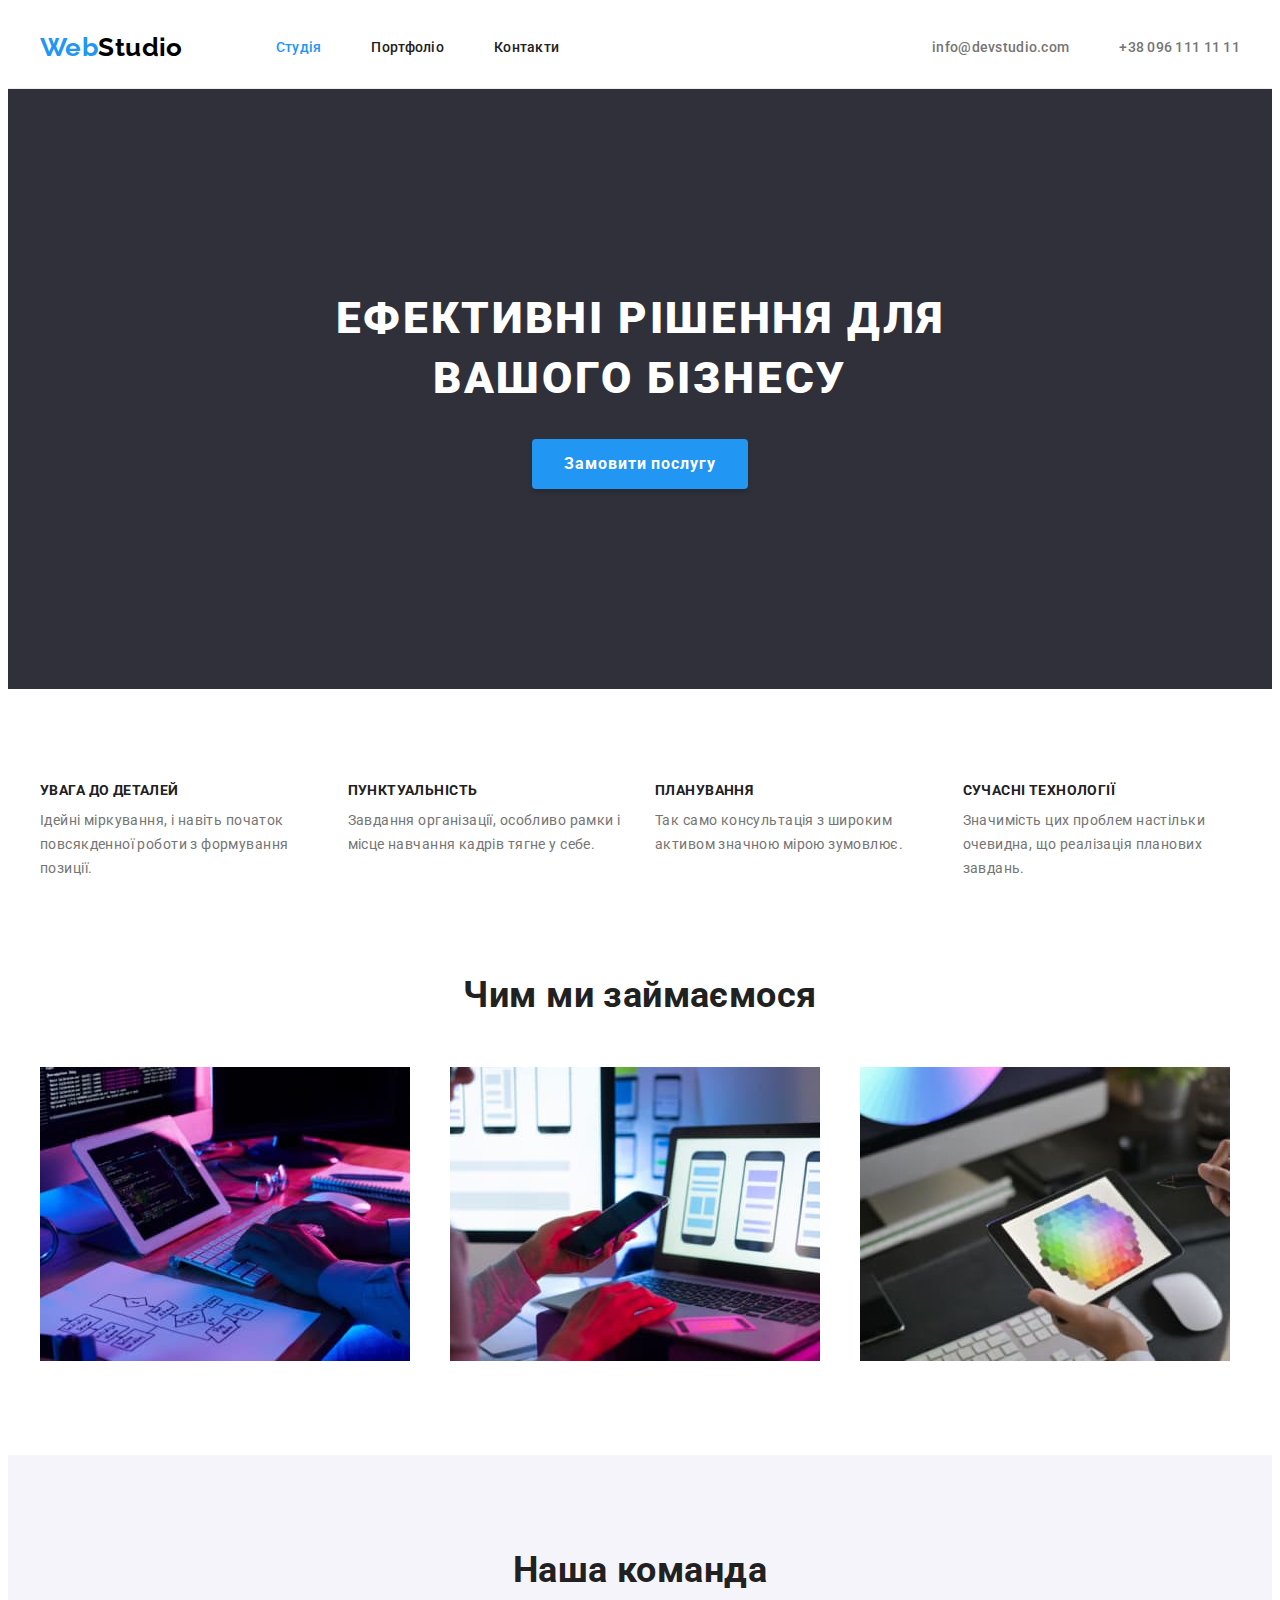
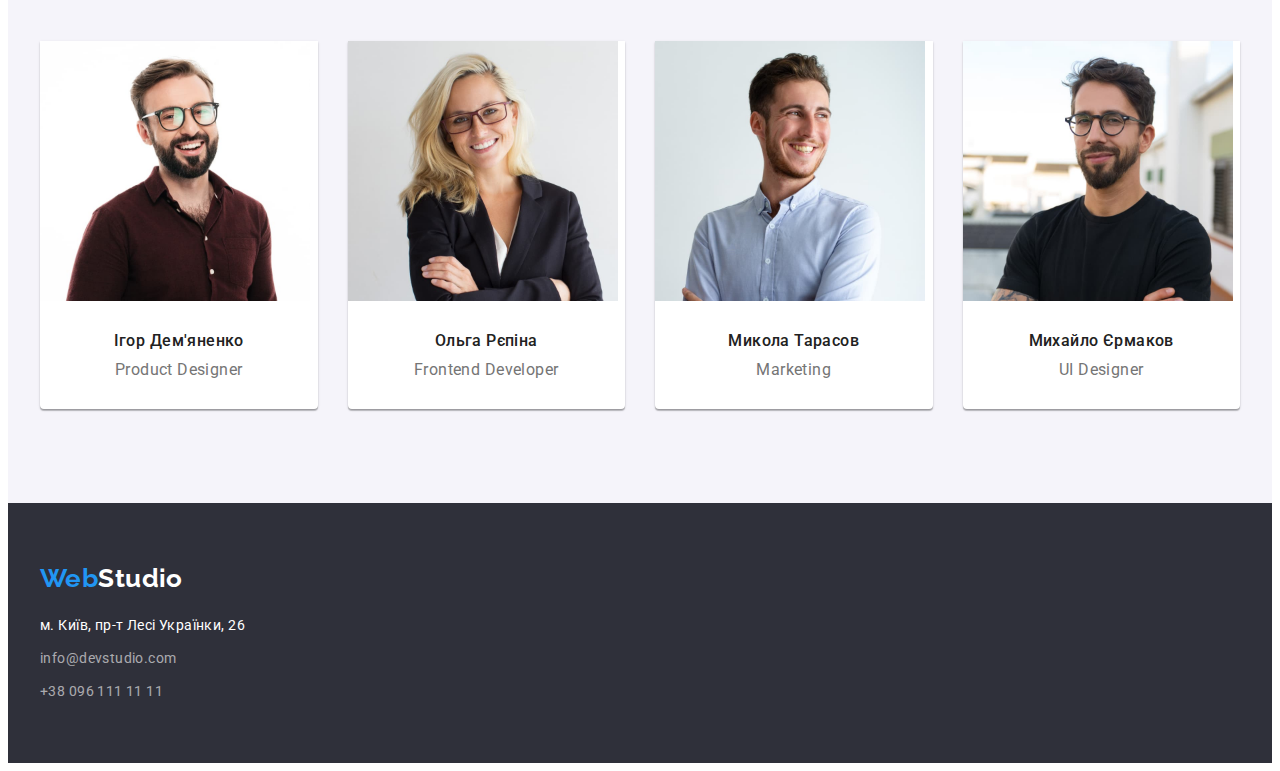
<file: index.html>
<!DOCTYPE html>
<html lang="uk">
  <head>
    <meta charset="UTF-8" />
    <meta http-equiv="X-UA-Compatible" content="IE=edge" />
    <meta name="viewport" content="width=device-width, initial-scale=1.0" />
    <title>Студія</title>
    <link rel="preconnect" href="https://fonts.googleapis.com" />
    <link rel="preconnect" href="https://fonts.gstatic.com" crossorigin />
    <link
      href="https://fonts.googleapis.com/css2?family=Raleway:wght@700&family=Roboto:wght@400;500;700;900&display=swap"
      rel="stylesheet"
    />
    <link
      rel="stylesheet"
      href="https://cdnjs.cloudflare.com/ajax/libs/modern-normalize/1.1.0/modern-normalize.min.css"
      integrity="sha512-wpPYUAdjBVSE4KJnH1VR1HeZfpl1ub8YT/NKx4PuQ5NmX2tKuGu6U/JRp5y+Y8XG2tV+wKQpNHVUX03MfMFn9Q=="
      crossorigin="anonymous"
      referrerpolicy="no-referrer"
    />
    <link rel="stylesheet" href="./css/style.css" />
  </head>
  <body>
    <header class="header">
      <div class="container header-container">
        <nav class="main-nav">
          <a href="./index.html" lang="en" class="logo link"
            >Web<span class="logo-header">Studio</span></a
          >
          <ul class="header-nav list">
            <li class="header-item">
              <a href="./index.html " class="header-link link current"
                >Студія</a
              >
            </li>
            <li class="header-item">
              <a href="./portfolio.html" class="header-link link">Портфоліо</a>
            </li>
            <li class="header-item">
              <a href="#contact-us" class="header-link link">Контакти</a>
            </li>
          </ul>
        </nav>

        <ul class="contacts list">
          <li class="contacts-item">
            <a href="mailto:info@devstudio.com" class="contact-link link"
              >info@devstudio.com</a
            >
          </li>
          <li class="contacts-item">
            <a href="tel:+380961111111" class="contact-link link"
              >+38 096 111 11 11</a
            >
          </li>
        </ul>
      </div>
    </header>

    <main class="main">
      <section class="hero">
        <div class="container">
          <h1 class="hero-title">Ефективні рішення для вашого бізнесу</h1>
          <button type="button" class="btn hero-btn">Замовити послугу</button>
        </div>
      </section>

      <section class="advantage section">
        <div class="container">
          <!-- h2 треба скрити -->
          <h2 class="hidden-title">Наші переваги</h2>
          <ul class="advantage-list list">
            <li class="advantage-item">
              <h3 class="advantage-title">Увага до деталей</h3>
              <p class="advantage-description">
                Ідейні міркування, і навіть початок повсякденної роботи з
                формування позиції.
              </p>
            </li>
            <li class="advantage-item">
              <h3 class="advantage-title">Пунктуальність</h3>
              <p class="advantage-description">
                Завдання організації, особливо рамки і місце навчання кадрів
                тягне у себе.
              </p>
            </li>
            <li class="advantage-item">
              <h3 class="advantage-title">Планування</h3>
              <p class="advantage-description">
                Так само консультація з широким активом значною мірою зумовлює.
              </p>
            </li>
            <li class="advantage-item">
              <h3 class="advantage-title">Сучасні технології</h3>
              <p class="advantage-description">
                Значимість цих проблем настільки очевидна, що реалізація
                планових завдань.
              </p>
            </li>
          </ul>
        </div>
      </section>

      <section class="works section">
        <div class="container">
          <h2 class="works-title">Чим ми займаємося</h2>
          <ul class="works-list list">
            <li class="works-item">
              <img
                src="./img/works-1.jpg"
                alt="Планшет з клавіатурою на столі"
                width="370"
                height="294"
              />
            </li>
            <li class="works-item">
              <img
                src="./img/works-2.jpg"
                alt="Смартфон в руках"
                width="370"
                height="294"
              />
            </li>
            <li class="works-item">
              <img
                src="./img/works-3.jpg"
                alt="Планшет в руках"
                width="370"
                height="294"
              />
            </li>
          </ul>
        </div>
      </section>

      <section class="team section">
        <div class="container">
          <h2 class="team-title">Наша команда</h2>
          <ul class="team-list list">
            <li class="team-item">
              <img
                src="./img/team-1.jpg"
                alt="Фото Сергій Дем'яненко"
                width="270"
                height="260"
              />
              <div class="team-container">
                <h3 class="team-name">Ігор Дем'яненко</h3>
                <p lang="en" class="team-description">Product Designer</p>
              </div>
            </li>
            <li class="team-item">
              <img
                src="./img/team-2.jpg"
                alt="Фото Ольга Рєпіна"
                width="270"
                height="260"
              />
              <div class="team-container">
                <h3 class="team-name">Ольга Рєпіна</h3>
                <p lang="en" class="team-description">Frontend Developer</p>
              </div>
            </li>
            <li class="team-item">
              <img
                src="./img/team-3.jpg"
                alt="Фото Микола Тарасов"
                width="270"
                height="260"
              />
              <div class="team-container">
                <h3 class="team-name">Микола Тарасов</h3>
                <p lang="en" class="team-description">Marketing</p>
              </div>
            </li>
            <li class="team-item">
              <img
                src="./img/team-4.jpg"
                alt="Фото Михайло Єрмаков"
                width="270"
                height="260"
              />
              <div class="team-container">
                <h3 class="team-name">Михайло Єрмаков</h3>
                <p lang="en" class="team-description">UI Designer</p>
              </div>
            </li>
          </ul>
        </div>
      </section>
    </main>

    <footer class="footer">
      <div class="container">
        <a href="./index.html" lang="en" class="logo link"
          >Web<span class="logo-footer">Studio</span></a
        >
        <address id="contact-us" class="address">
          <ul class="address-list list">
            <li class="address-item">
              <a
                href="https://goo.gl/maps/2MERRj1D2YX8Ka6U8"
                target="_blank"
                rel="noopener noreferrer nofollow"
                class="address-link link"
                >м. Київ, пр-т Лесі Українки, 26
              </a>
            </li>
            <li class="address-item">
              <a href="mailto:info@devstudio.com" class="footer-link link"
                >info@devstudio.com</a
              >
            </li>
            <li class="address-item">
              <a href="tel:+380961111111" class="footer-link link"
                >+38 096 111 11 11</a
              >
            </li>
          </ul>
        </address>
      </div>
    </footer>
  </body>
</html>
</file>
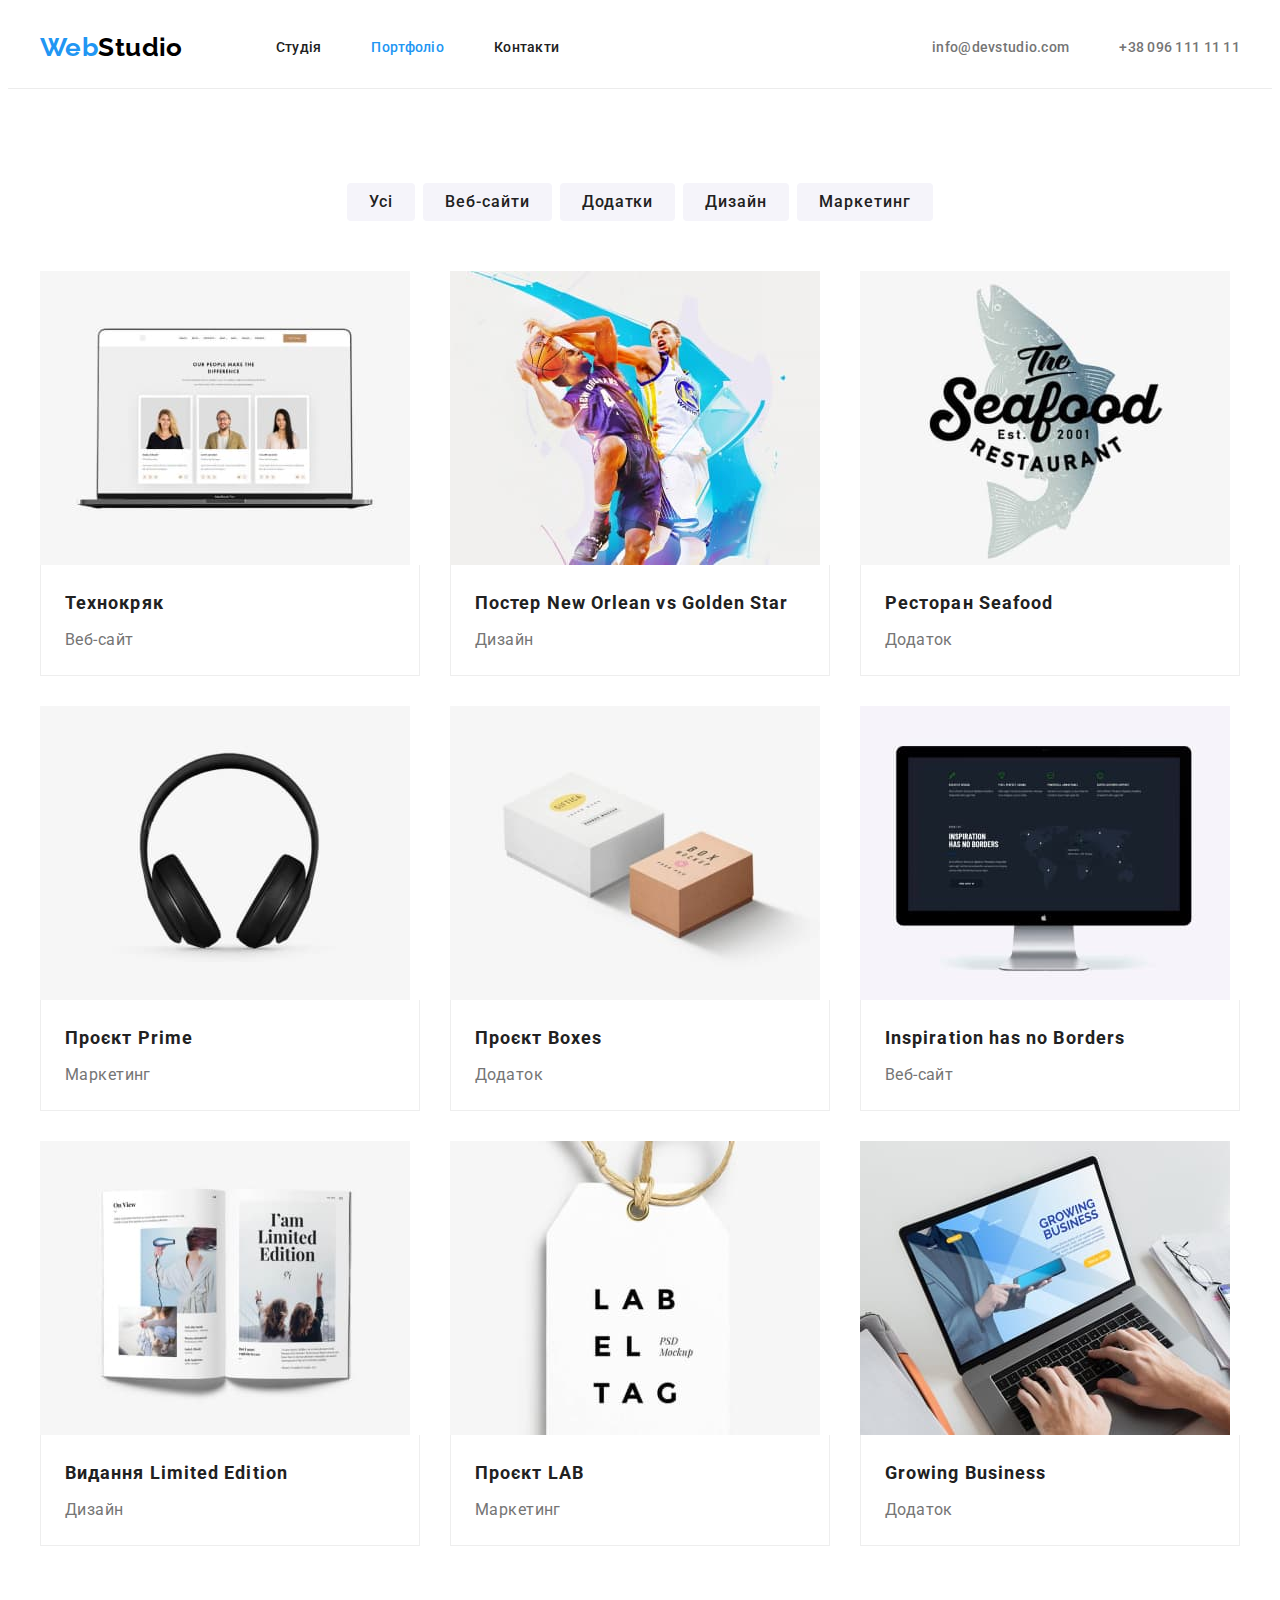
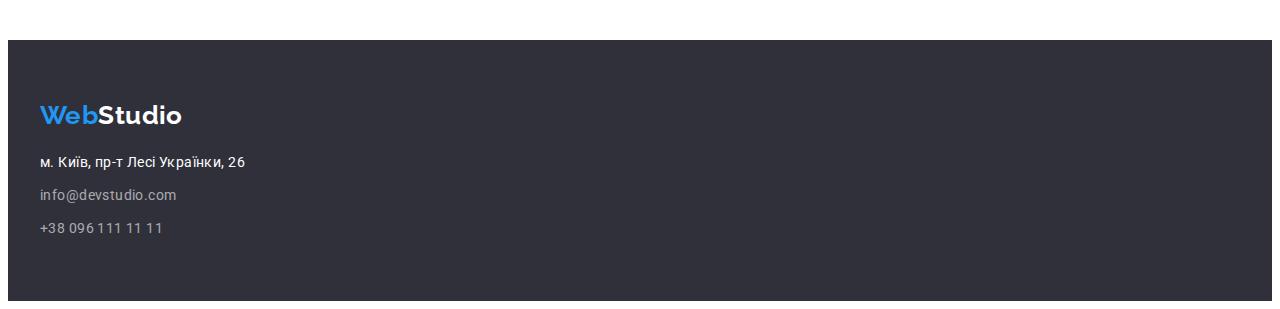
<file: portfolio.html>
<!DOCTYPE html>
<html lang="uk">
  <head>
    <meta charset="UTF-8" />
    <meta http-equiv="X-UA-Compatible" content="IE=edge" />
    <meta name="viewport" content="width=device-width, initial-scale=1.0" />
    <title>Портфолио</title>
    <link rel="preconnect" href="https://fonts.googleapis.com" />
    <link rel="preconnect" href="https://fonts.gstatic.com" crossorigin />
    <link
      href="https://fonts.googleapis.com/css2?family=Raleway:wght@700&family=Roboto:wght@400;500;700;900&display=swap"
      rel="stylesheet"
    />
    <link
      rel="stylesheet"
      href="https://cdnjs.cloudflare.com/ajax/libs/modern-normalize/1.1.0/modern-normalize.min.css"
      integrity="sha512-wpPYUAdjBVSE4KJnH1VR1HeZfpl1ub8YT/NKx4PuQ5NmX2tKuGu6U/JRp5y+Y8XG2tV+wKQpNHVUX03MfMFn9Q=="
      crossorigin="anonymous"
      referrerpolicy="no-referrer"
    />
    <link rel="stylesheet" href="./css/style.css" />
  </head>
  <header class="header">
      <div class="container header-container">
        <nav class="main-nav">
          <a href="./index.html" lang="en" class="logo link"
            >Web<span class="logo-header">Studio</span>
          </a>
          <ul class="header-nav list">
            <li class="header-item">
              <a href="./index.html " class="header-link link "
                >Студія</a
              >
            </li>
            <li class="header-item">
              <a href="./portfolio.html" class="header-link link current">Портфоліо</a>
            </li>
            <li class="header-item">
              <a href="#contact-us" class="header-link link">Контакти</a>
            </li>
          </ul>
        </nav>
      

        <ul class="contacts list">
          <li class="contacts-item">
            <a href="mailto:info@devstudio.com" class="contact-link link"
              >info@devstudio.com</a
            >
          </li>
          <li class="contacts-item">
            <a href="tel:+380961111111" class="contact-link link"
              >+38 096 111 11 11</a
            >
          </li>
        </ul>
     </div>
    </header>

    <main>
      <section class="filter section">
        <h1 class="hidden-title">Наші проекти</h1>
       <div class="container">
          <ul class="filter-list list">
            <li class="filter-item">
              <button type="button" class="btn-portfolio btn">Усі</button>
            </li>
            <li class="filter-item">
              <button type="button" class="btn-portfolio btn">Веб-сайти</button>
            </li>
            <li class="filter-item">
              <button type="button" class="btn-portfolio btn">Додатки</button>
            </li>
            <li class="filter-item">
              <button type="button" class="btn-portfolio btn">Дизайн</button>
            </li>
            <li class="filter-item">
              <button type="button" class="btn-portfolio btn">Маркетинг</button>
            </li>
          </ul>
      
          <ul class="project-list list">
            <li class="project-item">
              <img
                src="./img/project-1.jpg"
                alt="Відкритий ноутбук с зображенням сайту"
                width="370"
                height="294"
              />
              <div class="project-container"><h2 class="project-title">Технокряк</h2>
              <p class="project-description">Веб-сайт</p></div>
            </li>
            <li class="project-item">
              <img
                src="./img/project-2.jpg"
                alt="Постер з двома баскетболістами"
                width="370"
                height="294"
              />
              <div class="project-container"><h2 class="project-title">
                Постер <span lang="en">New Orlean vs Golden Star</span>
              </h2>
              <p class="project-description">Дизайн</p></div>
              
            </li>
            <li class="project-item">
              <img
                src="./img/project-3.jpg"
                alt="Логотип ресторану"
                width="370"
                height="294"
              />
              <div class="project-container">
                <h2 class="project-title">
                Ресторан <span lang="en">Seafood</span>
                </h2>
                <p class="project-description">Додаток</p>
              </div>
              
            </li>
            <li class="project-item">
              <img
                src="./img/project-4.jpg"
                alt="Навушники"
                width="370"
                height="294"
              />
              <div class="project-container">
                <h2 class="project-title">Проєкт <span lang="en">Prime</span></h2>
                <p class="project-description">Маркетинг</p>
              </div>
              
            </li>
            <li class="project-item">
              <img
                src="./img/project-5.jpg"
                alt="Дві коробки"
                width="370"
                height="294"
              />
              <div class="project-container">
                <h2 class="project-title">Проєкт <span lang="en">Boxes</span></h2>
              <p class="project-description">Додаток</p>
              </div>
              
            </li>
            <li class="project-item">
              <img
                src="./img/project-6.jpg"
                alt="Монітор с зображенням веб-сайту"
                width="370"
                height="294"
              />
              <div class="project-container">
                <h2 lang="en" class="project-title">Inspiration has no Borders</h2>
              <p class="project-description">Веб-сайт</p>
              </div>
              
            </li>
            <li class="project-item">
              <img
                src="./img/project-7.jpg"
                alt="Відкрита книга"
                width="370"
                height="294"
              />
              <div class="project-container">
                <h2 class="project-title">
                Видання <span lang="en">Limited Edition</span>
              </h2>
              <p class="project-description">Дизайн</p>
              </div>
              
            </li>
            <li class="project-item">
              <img
                src="./img/project-8.jpg"
                alt="Етикетка"
                width="370"
                height="294"
              />
              <div class="project-container">
                <h2 class="project-title">Проєкт <span lang="en">LAB</span></h2>
                <p class="project-description">Маркетинг</p>
              </div>
              
            </li>
            <li class="project-item">
              <img
                src="./img/project-9.jpg"
                alt="Ноутбук з відкритим сайтом"
                width="370"
                height="294"
              />
              <div class="project-container">
                <h2 lang="en" class="project-title">Growing Business</h2>
                <p class="project-description">Додаток</p>
              </div>
              
            </li>
          </ul>
        </div>
      </section>
    </main>

     <footer class="footer">
      <div class="container">
        <a href="./index.html" lang="en" class="logo link"
          >Web<span class="logo-footer">Studio</span></a
        >
        <address id="contact-us" class="address">
          <ul class="address-list list">
            <li class="address-item">
              <a
                href="https://goo.gl/maps/2MERRj1D2YX8Ka6U8"
                target="_blank"
                rel="noopener noreferrer nofollow"
                class="address-link link"
                >м. Київ, пр-т Лесі Українки, 26
              </a>
            </li>
            <li class="address-item">
              <a href="mailto:info@devstudio.com" class="footer-link link"
                >info@devstudio.com</a
              >
            </li>
            <li class="address-item">
              <a href="tel:+380961111111" class="footer-link link"
                >+38 096 111 11 11</a
              >
            </li>
          </ul>
        </address>
      </div>
    </footer>
  </body>
</html>
</file>
<file: css/style.css>
:root {
  --primary-font-color: #757575;
  --secondary-font-color: #212121;
  --accent-color: #2196f3;
  --primary-white: #ffffff;
  --button-bgcolor: #f5f4fa;
}

body {
  font-family: 'Roboto', sans-serif;
  font-size: 14px;
  letter-spacing: 0.03em;
  color: var(--primary-font-color);
  background-color: var(--primary-white);
}

p,
h1,
h2,
h3,
h4,
h5,
h6 {
  margin: 0;
}
ul,
ol {
  margin: 0;
  padding-left: 0;
}
button {
  cursor: pointer;
}
address {
  font-style: normal;
}
img {
  display: block;
  max-width: 100%;
  height: auto;
}

.container {
  width: 1200px;
  margin-left: auto;
  margin-right: auto;
  padding-left: 15px;
  padding-right: 15px;
}

.section {
  padding-top: 94px;
  padding-bottom: 94px;
}
.link {
  display: inline-block;
  text-decoration: none;
}

.list {
  list-style: none;
}
/* --------------------------HEADER---------------------------- */
.header {
  border-bottom: 1px solid #ececec;
}

.header-container {
  display: flex;
  align-items: center;
}

.main-nav {
  display: flex;
}

.header-nav {
  display: flex;
  margin-left: 93px;
  gap: 50px;
  align-items: center;
}

.logo {
  font-family: 'Raleway';
  font-weight: 700;
  font-size: 26px;
  line-height: 1.19;
  color: var(--accent-color);
}

.logo-header {
  display: inline-block;
  padding-top: 24px;
  padding-bottom: 25px;
  color: #000000;
}
.header-link,
.contact-link {
  padding: 32px 0;
  font-weight: 500;
  line-height: 1.14;
  letter-spacing: 0.02em;
  color: var(--secondary-font-color);
}
.header-link:hover,
.header-link:focus,
.contact-link:hover,
.contact-link:focus,
.footer-link:hover,
.footer-link:focus,
.address-link:hover,
.address-link:focus {
  color: var(--accent-color);
}

.link.current {
  color: var(--accent-color);
}

.contacts {
  display: flex;
  margin-left: auto;
  gap: 50px;
}

.contact-link {
  color: var(--primary-font-color);
}

/* --------------------------HERO---------------------------- */

.hero {
  text-align: center;
  background-color: #2f303a;
  padding-top: 200px;
  padding-bottom: 200px;
}

.hero-title {
  width: 696px;
  margin-bottom: 30px;
  margin-left: auto;
  margin-right: auto;

  font-weight: 900;
  font-size: 44px;
  line-height: 1.36;
  letter-spacing: 0.06em;
  text-transform: uppercase;
  color: var(--primary-white);
}

.btn {
  font-family: inherit;
  font-weight: 700;
  font-size: 16px;
  line-height: 1.88;
  letter-spacing: 0.06em;
  color: var(--primary-white);
  background-color: var(--accent-color);
  text-decoration: none;
  border: transparent;
}

.hero-btn {
  padding: 10px 32px;
  box-shadow: 0px 4px 4px rgba(0, 0, 0, 0.15);
  border-radius: 4px;
}
.btn:hover,
.btn:focus {
  background-color: #188ce8;
}

/* --------------------------ADVANTAGE---------------------------- */

.hidden-title {
  position: absolute;
  white-space: nowrap;
  width: 1px;
  height: 1px;
  overflow: hidden;
  border: 0;
  padding: 0;
  clip: rect(0 0 0 0);
  clip-path: inset(50%);
  margin: -1px;
}

.advantage-list {
  display: flex;
  gap: 30px;
}

.advantage-item {
  width: calc((100% - 90px) / 3);
}

.advantage-title {
  margin-bottom: 10px;
  font-size: 14px;
  font-weight: 700;
  line-height: 1.14;
  text-transform: uppercase;
  color: var(--secondary-font-color);
}

.advantage-description {
  line-height: 1.71;
  letter-spacing: 0.03em;
}

/* --------------------------WORKS/TEAM---------------------------- */
.works.section {
  padding-top: 0;
}

.works-list {
  display: flex;
  gap: 30px;
}

.works-item {
  width: calc((100% - 60px) / 3);
}

.team-container {
  padding-top: 30px;
  padding-bottom: 30px;
  padding-left: auto;
  padding-right: auto;
}

.works-title,
.team-title {
  margin-bottom: 50px;
  font-weight: 700;
  font-size: 36px;
  line-height: 1.17;
  text-align: center;
  color: var(--secondary-font-color);
}

.team {
  background-color: #f5f4fa;
}

.team-list {
  display: flex;
  gap: 30px;
}

.team-item {
  background-color: var(--primary-white);
  width: calc((100% - 90px) / 4);
  box-shadow: 0px 1px 3px rgba(0, 0, 0, 0.12), 0px 1px 1px rgba(0, 0, 0, 0.14),
    0px 2px 1px rgba(0, 0, 0, 0.2);
  border-radius: 0px 0px 4px 4px;
}
.team-name {
  margin-bottom: 10px;
}
.team-name,
.team-description {
  font-weight: 500;
  font-size: 16px;
  line-height: 1.19;
  text-align: center;
  color: var(--secondary-font-color);
}

.team-description {
  font-weight: 400;
  color: var(--primary-font-color);
}

/* --------------------------FOOTER---------------------------- */
.footer {
  padding-top: 60px;
  padding-bottom: 60px;
  background-color: #2f303a;
}

.logo-footer {
  display: inline-block;
  color: var(--primary-white);
}

.footer .logo {
  margin-bottom: 20px;
}

.address-link {
  line-height: 1.71;
  color: var(--primary-white);
}

.address-item:not(:last-child) {
  margin-bottom: 9px;
}

.footer-link {
  line-height: 1.71;
  color: rgba(255, 255, 255, 0.6);
}

/* --------------------------PORTFOLIO---------------------------- */
.filter-list {
  display: flex;
  justify-content: center;
  gap: 8px;
  margin-bottom: 50px;
}

.btn-portfolio {
  padding: 6px 22px;
  font-weight: 500;
  line-height: 1.62;
  background-color: var(--button-bgcolor);
  color: var(--secondary-font-color);
  border-radius: 4px;
  border: none;
}

.btn-portfolio:hover,
.btn-portfolio:focus {
  background-color: var(--accent-color);
  color: var(--primary-white);
  box-shadow: 0px 3px 1px rgba(0, 0, 0, 0.1), 0px 1px 2px rgba(0, 0, 0, 0.08),
    0px 2px 2px rgba(0, 0, 0, 0.12);
}

.project-list {
  display: flex;
  gap: 30px;
  flex-wrap: wrap;
}

.project-item {
  width: calc((100% - 60px) / 3);
}

.project-title {
  margin-bottom: 4px;
  font-weight: 700;
  font-size: 18px;
  line-height: 2;
  letter-spacing: 0.06em;
  color: var(--secondary-font-color);
}

.project-description {
  font-size: 16px;
  line-height: 1.88;
  color: var(--primary-font-color);
}

.project-container {
  padding-top: 20px;
  padding-bottom: 20px;
  padding-left: 24px;
  padding-right: 24px;
  border: 1px solid #eeeeee;
  border-top: none;
}
</file>
